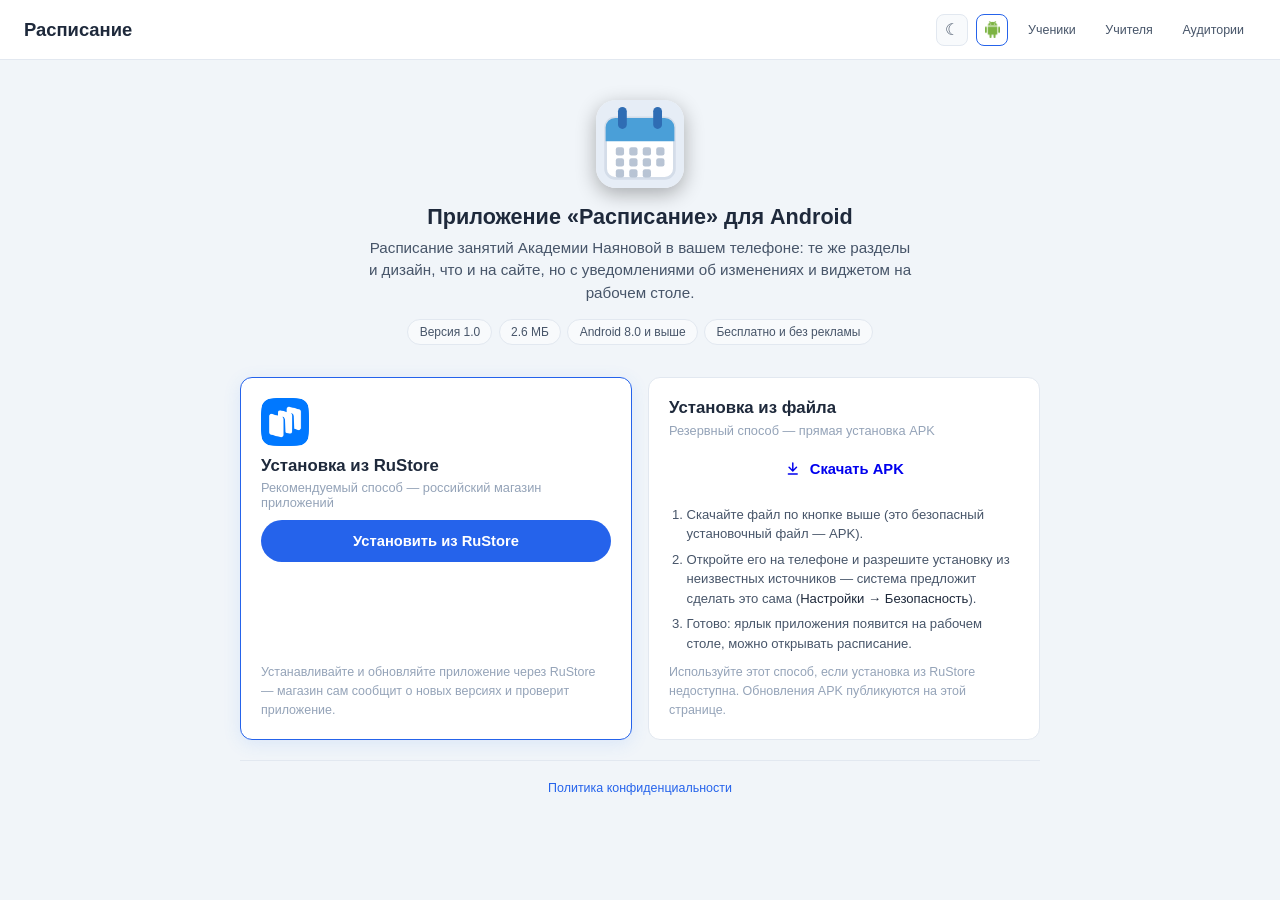
<file: android.html>
<!DOCTYPE html>
<html lang="ru">
<head>
    <meta charset="UTF-8">
    <meta name="viewport" content="width=device-width, initial-scale=1.0">
    <title>Скачать приложение «Расписание» для Android</title>
    <link rel="icon" href="favicon.ico?v=2" type="image/x-icon">
    <link rel="icon" href="favicon.svg?v=2" type="image/svg+xml">
    <link rel="apple-touch-icon" href="apple-touch-icon.png?v=2">
    <link rel="stylesheet" href="style.css?v=23">
</head>
<body>
    <div class="header">
        <h1>Расписание</h1>
        <div class="header-right">
            <button class="theme-btn" id="themeToggle" aria-label="Сменить тему">
                <span class="icon-sun">&#9788;</span>
                <span class="icon-moon">&#9790;</span>
            </button>
            <a href="android.html" class="android-btn active" aria-label="Скачать приложение для Android" title="Скачать приложение для Android">
                <img src="android-icon.png" alt="" width="17" height="17">
            </a>
            <nav class="nav">
                <a href="index.html">Ученики</a>
                <a href="teachers.html">Учителя</a>
                <a href="free.html">Аудитории</a>
            </nav>
        </div>
    </div>

    <main class="app-page">
        <section class="app-hero">
            <img class="app-icon" src="favicon.svg" alt="Иконка приложения «Расписание»" width="96" height="96">
            <h2>Приложение «Расписание» для Android</h2>
            <p class="app-tagline">Расписание занятий Академии Наяновой в вашем телефоне: те же разделы и дизайн, что и на сайте, но с уведомлениями об изменениях и виджетом на рабочем столе.</p>
            <ul class="app-meta">
                <li>Версия 1.0</li>
                <li>2.6 МБ</li>
                <li>Android 8.0 и выше</li>
                <li>Бесплатно и без рекламы</li>
            </ul>
        </section>

        <section class="install-grid">
            <article class="install-card primary">
                <img class="store-logo" src="RuStore_logo.svg.png" alt="RuStore" width="48" height="48">
                <h3>Установка из RuStore</h3>
                <p class="card-note">Рекомендуемый способ — российский магазин приложений</p>
                <a class="btn-download" href="https://www.rustore.ru/catalog/app/ru.nayanovaacademy.schedule" target="_blank" rel="noopener">
                    Установить из RuStore
                </a>
                <p class="card-hint">Устанавливайте и обновляйте приложение через RuStore — магазин сам сообщит о новых версиях и проверит приложение.</p>
            </article>

            <article class="install-card">
                <h3>Установка из файла</h3>
                <p class="card-note">Резервный способ — прямая установка APK</p>
                <a class="btn-download" href="downloads/schedule-1.0.apk" download="schedule-1.0.apk">
                    <svg viewBox="0 0 24 24" aria-hidden="true" fill="currentColor">
                        <path d="M11 4a1 1 0 1 1 2 0v8.6l3.3-3.3a1 1 0 1 1 1.4 1.4l-5 5a1 1 0 0 1-1.4 0l-5-5a1 1 0 1 1 1.4-1.4L11 12.6V4zM5 19a1 1 0 0 1 1-1h12a1 1 0 1 1 0 2H6a1 1 0 0 1-1-1z"/>
                    </svg>
                    Скачать APK
                </a>
                <ol class="install-steps">
                    <li>Скачайте файл по кнопке выше (это безопасный установочный файл — APK).</li>
                    <li>Откройте его на телефоне и разрешите установку из неизвестных источников — система предложит сделать это сама (<em>Настройки → Безопасность</em>).</li>
                    <li>Готово: ярлык приложения появится на рабочем столе, можно открывать расписание.</li>
                </ol>
                <p class="card-hint">Используйте этот способ, если установка из RuStore недоступна. Обновления APK публикуются на этой странице.</p>
            </article>
        </section>

        <div class="page-footer"><a href="privacy.html">Политика конфиденциальности</a></div>
    </main>

    <script src="app.js?v=25"></script>
</body>
</html>
</file>
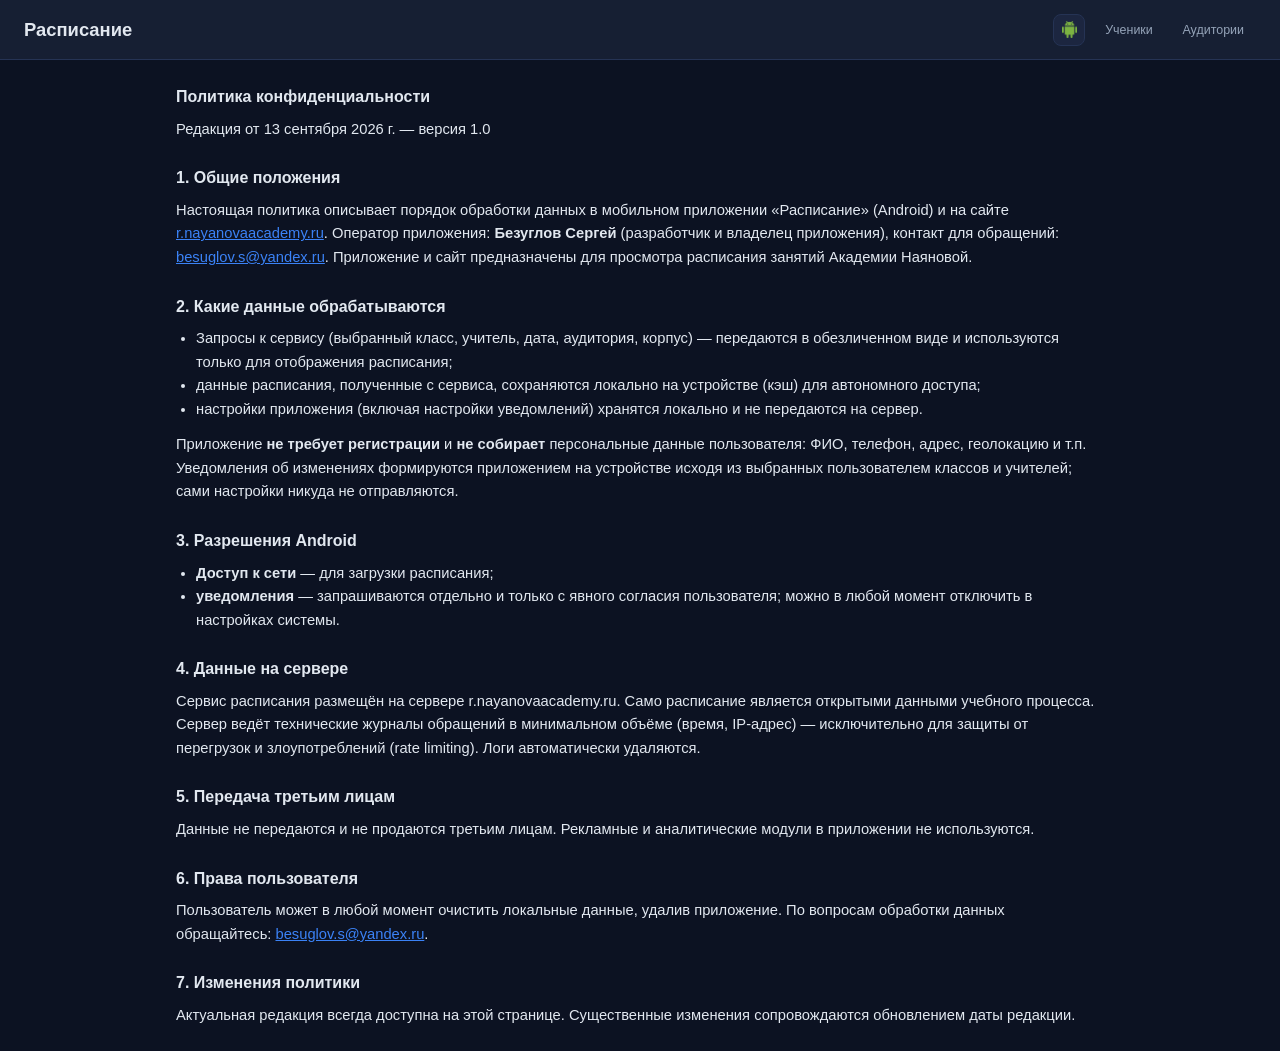
<file: privacy.html>
<!DOCTYPE html>
<html lang="ru">
<head>
    <meta charset="UTF-8">
    <meta name="viewport" content="width=device-width, initial-scale=1.0">
    <title>Политика конфиденциальности — Расписание</title>
    <link rel="icon" href="favicon.ico?v=2" type="image/x-icon">
    <link rel="icon" href="favicon.svg?v=2" type="image/svg+xml">
    <link rel="stylesheet" href="style.css?v=23">
    <style>
        .policy{padding:1rem;max-width:60rem;margin:0 auto;line-height:1.6;font-size:.92rem;color:var(--text)}
        .policy h2{font-size:1rem;margin:1.5rem 0 .5rem}
        .policy h2:first-child{margin-top:.5rem}
        .policy ul{margin:.25rem 0 .75rem 1.25rem}
        .policy p{margin:.5rem 0}
        .policy a{color:var(--accent)}
    </style>
</head>
<body>
    <div class="header">
        <h1>Расписание</h1>
        <div class="header-right">
            <a href="android.html" class="android-btn" aria-label="Скачать приложение для Android" title="Скачать приложение для Android">
                <img src="android-icon.png" alt="" width="17" height="17">
            </a>
            <nav class="nav">
                <a href="index.html">Ученики</a>
                <a href="free.html">Аудитории</a>
            </nav>
        </div>
    </div>

    <div class="policy">
        <h2>Политика конфиденциальности</h2>
        <p>Редакция от 13 сентября 2026 г. — версия 1.0</p>

        <h2>1. Общие положения</h2>
        <p>Настоящая политика описывает порядок обработки данных в мобильном
            приложении «Расписание» (Android) и на сайте
            <a href="https://r.nayanovaacademy.ru/">r.nayanovaacademy.ru</a>.
            Оператор приложения: <strong>Безуглов Сергей</strong> (разработчик и владелец
            приложения), контакт для обращений: <a href="mailto:besuglov.s@yandex.ru">besuglov.s@yandex.ru</a>.
            Приложение и сайт предназначены для просмотра расписания занятий Академии Наяновой.</p>

        <h2>2. Какие данные обрабатываются</h2>
        <ul>
            <li>Запросы к сервису (выбранный класс, учитель, дата, аудитория, корпус) —
                передаются в обезличенном виде и используются только для отображения расписания;</li>
            <li>данные расписания, полученные с сервиса, сохраняются локально на устройстве
                (кэш) для автономного доступа;</li>
            <li>настройки приложения (включая настройки уведомлений) хранятся локально и не
                передаются на сервер.</li>
        </ul>
        <p>Приложение <strong>не требует регистрации</strong> и <strong>не собирает</strong>
            персональные данные пользователя: ФИО, телефон, адрес, геолокацию и т.п.
            Уведомления об изменениях формируются приложением на устройстве исходя из выбранных
            пользователем классов и учителей; сами настройки никуда не отправляются.</p>

        <h2>3. Разрешения Android</h2>
        <ul>
            <li><strong>Доступ к сети</strong> — для загрузки расписания;</li>
            <li><strong>уведомления</strong> — запрашиваются отдельно и только с явного
                согласия пользователя; можно в любой момент отключить в настройках системы.</li>
        </ul>

        <h2>4. Данные на сервере</h2>
        <p>Сервис расписания размещён на сервере r.nayanovaacademy.ru. Само расписание
            является открытыми данными учебного процесса. Сервер ведёт технические журналы
            обращений в минимальном объёме (время, IP-адрес) — исключительно для защиты от
            перегрузок и злоупотреблений (rate limiting). Логи автоматически удаляются.</p>

        <h2>5. Передача третьим лицам</h2>
        <p>Данные не передаются и не продаются третьим лицам. Рекламные и аналитические
            модули в приложении не используются.</p>

        <h2>6. Права пользователя</h2>
        <p>Пользователь может в любой момент очистить локальные данные, удалив приложение.
            По вопросам обработки данных обращайтесь: <a href="mailto:besuglov.s@yandex.ru">besuglov.s@yandex.ru</a>.</p>

        <h2>7. Изменения политики</h2>
        <p>Актуальная редакция всегда доступна на этой странице. Существенные изменения
            сопровождаются обновлением даты редакции.</p>
    </div>
</body>
</html>
</file>
<file: style.css>
/* Mobile-first: расписание Академии Наяновой */

*,*::before,*::after{margin:0;padding:0;box-sizing:border-box}

:root{
  color-scheme:dark;
  --bg:#0c1222;
  --surface:#161f33;
  --surface2:#1c2640;
  --border:#253354;
  --text:#e2e8f0;
  --text2:#94a3b8;
  --text3:#64748b;
  --accent:#3b82f6;
  --accent2:#2563eb;
  --ok:#22c55e;
  --err:#ef4444;
  --radius:.75rem;
}

[data-theme="light"]{
  color-scheme:light;
  --bg:#f1f5f9;
  --surface:#ffffff;
  --surface2:#f8fafc;
  --border:#e2e8f0;
  --text:#1e293b;
  --text2:#475569;
  --text3:#94a3b8;
  --accent:#2563eb;
  --accent2:#1d4ed8;
  --ok:#16a34a;
  --err:#dc2626;
}

/* Светлая тема: подсветка текущего урока (в тёмной — зелёный на тёмном) */
[data-theme="light"] .schedule-table .row-now td{
  background:rgba(22,163,74,.1);
}
[data-theme="light"] .lesson-now{
  background:rgba(22,163,74,.12);
}

body{
  min-height:100dvh;
  font-family:-apple-system,BlinkMacSystemFont,'Segoe UI',Roboto,sans-serif;
  background:var(--bg);
  color:var(--text);
  -webkit-font-smoothing:antialiased;
}

/* ── Header ── */
.header{
  position:sticky;top:0;z-index:10;
  background:var(--surface);
  border-bottom:1px solid var(--border);
  padding:.75rem 1rem;
  display:flex;align-items:center;justify-content:space-between;
  gap:.5rem;
}
.header h1{font-size:1rem;font-weight:700;white-space:nowrap}

.header-right{display:flex;align-items:center;gap:.5rem}

.theme-btn{
  display:flex;align-items:center;justify-content:center;
  width:2rem;height:2rem;
  border:1px solid var(--border);border-radius:.5rem;
  background:var(--surface2);color:var(--text2);
  font-size:1rem;cursor:pointer;
  transition:all .15s;flex-shrink:0;
}
.theme-btn:hover{color:var(--text);border-color:var(--text3)}
.theme-btn .icon-sun,.theme-btn .icon-moon{display:none}
[data-theme="dark"] .theme-btn .icon-sun{display:inline}
[data-theme="light"] .theme-btn .icon-moon{display:inline}
html:not([data-theme]) .theme-btn .icon-sun{display:inline}

.nav{display:flex;gap:.35rem}
.nav a{
  padding:.35rem .75rem;border-radius:2rem;
  text-decoration:none;font-size:.78rem;font-weight:500;
  color:var(--text2);background:transparent;
  transition:all .15s;white-space:nowrap;
}
.nav a:hover{color:var(--text);background:var(--surface2)}
.nav a.active{color:#fff;background:var(--accent)}

/* ── Android-приложение: иконка в шапке ── */
.android-btn{
  display:flex;align-items:center;justify-content:center;
  width:2rem;height:2rem;
  border:1px solid var(--border);border-radius:.5rem;
  background:var(--surface2);color:var(--text2);
  cursor:pointer;text-decoration:none;
  transition:all .15s;flex-shrink:0;
}
.android-btn:hover{color:var(--text);border-color:var(--text3)}
.android-btn img{width:1.05rem;height:1.05rem;object-fit:contain;display:block}
.android-btn.active{border-color:var(--accent);background:var(--surface)}

/* ── Controls ── */
.controls{
  padding:.75rem 1rem;
  display:flex;flex-direction:column;gap:.65rem;
  background:var(--surface);
  border-bottom:1px solid var(--border);
}

.select-wrap{position:relative}
.select-wrap::after{
  content:'';position:absolute;right:.85rem;top:50%;
  transform:translateY(-50%);
  width:0;height:0;
  border-left:5px solid transparent;border-right:5px solid transparent;
  border-top:5px solid var(--text3);
  pointer-events:none;
}
.select-wrap select{
  width:100%;appearance:none;
  padding:.65rem 2.25rem .65rem .85rem;
  border:1px solid var(--border);border-radius:var(--radius);
  background:var(--bg);color:var(--text);
  font-size:.9rem;
}
.select-wrap select:focus{outline:none;border-color:var(--accent)}

/* Date/time inputs (страница «Аудитории») — стилистика как у select */
.input-wrap input{
  width:100%;appearance:none;
  padding:.65rem .85rem;
  border:1px solid var(--border);border-radius:var(--radius);
  background:var(--bg);color:var(--text);
  font-size:.9rem;font-family:inherit;
}
.input-wrap input:focus{outline:none;border-color:var(--accent)}

/* Week selector — dropdown (на телефоне — на всю ширину) */
.week-select-wrap select{
  width:100%;
}

/* Day tabs — horizontal scroll */
.day-tabs{
  display:flex;gap:.35rem;
  overflow-x:auto;
  -webkit-overflow-scrolling:touch;
  scrollbar-width:none;
  padding-bottom:.15rem;
}
.day-tabs::-webkit-scrollbar{display:none}

.day-tab{
  flex:0 0 auto;
  padding:.4rem .75rem;
  border:1px solid var(--border);border-radius:2rem;
  background:transparent;color:var(--text2);
  font-size:.78rem;font-weight:500;
  cursor:pointer;transition:all .15s;
  white-space:nowrap;
  min-height:34px;
}
.day-tab:hover{color:var(--text);border-color:var(--text3)}
.day-tab.active{color:#fff;background:var(--accent);border-color:var(--accent)}

/* ── Content ── */
.content{padding:1rem}

.empty-state{
  text-align:center;padding:2.5rem 1.5rem;
  color:var(--text3);font-size:.9rem;
}

/* ── Date header ── */
.date-header{
  font-size:.85rem;font-weight:600;
  color:var(--text2);margin-bottom:.65rem;
}

/* ── Table: hidden by default ── */
.schedule-table{display:none}

/* ── Lesson cards (mobile) ── */
.lessons{display:flex;flex-direction:column;gap:.5rem}

.lesson{
  background:var(--surface);
  border:1px solid var(--border);
  border-radius:var(--radius);
  padding:.7rem .85rem;
  display:grid;
  grid-template-columns:auto 1fr auto auto;
  grid-template-rows:auto auto;
  gap:0 .65rem;
  align-items:start;
  transition:border-color .2s,box-shadow .2s;
}

.lesson-now{
  border-color:var(--ok);
  box-shadow:0 0 0 1px var(--ok),0 2px 12px rgba(34,197,94,.15);
}
.lesson-now .lesson-num{
  background:var(--ok);border-color:var(--ok);color:#fff;
}

.break-now{
  text-align:center;
  font-size:.75rem;font-weight:600;
  color:var(--ok);
  padding:.2rem 0;
  opacity:.8;
}

.day-done{
  text-align:center;
  font-size:.78rem;font-weight:600;
  color:var(--text3);
  padding:.5rem 0;
  opacity:.7;
}

/* ── История изменений ── */
.history-btn{
  margin:0 auto 1rem;
  display:block;
  cursor:pointer;
}
.history-version{
  margin-bottom:1rem;
  padding:.75rem 1rem;
  border-radius:var(--radius);
  background:var(--surface);
  border:1px solid var(--border);
}
.history-head{
  font-weight:600;
  margin-bottom:.5rem;
}
.history-row{
  font-size:.85rem;
  padding:.2rem 0;
  color:var(--text2);
}

/* Таблица изменений */
.history-scroll{overflow-x:auto}
.history-table{
  width:100%;
  border-collapse:collapse;
  font-size:.8rem;
  border:1px solid var(--border);
  background:var(--surface);
}
.history-table th{
  padding:.5rem .6rem;text-align:left;
  font-size:.68rem;font-weight:600;
  color:var(--text3);text-transform:uppercase;letter-spacing:.04em;
  border-bottom:1px solid var(--border);
  white-space:nowrap;
}
.history-table td{
  padding:.45rem .6rem;
  border-bottom:1px solid var(--border);
  color:var(--text2);
}
.history-table tr:last-child td{border-bottom:none}
.history-table .ht-time{white-space:nowrap}
.history-table .ht-change{text-align:center;min-width:3.4rem}
.history-table .ht-room{white-space:nowrap}
.history-table .ht-first{color:var(--text);font-weight:500}
.ht-when{
  display:block;
  margin-top:.15rem;
  color:var(--text3);
  font-size:.68rem;
  white-space:nowrap;
}
.ch-add{color:var(--ok);font-weight:700;font-size:1rem}
.ch-del{color:var(--err);font-weight:700;font-size:1rem}
.ch-room{color:var(--accent);font-weight:700;font-size:1rem}


.lesson-num{
  grid-row:1/3;
  display:flex;align-items:center;justify-content:center;
  width:2rem;height:2rem;
  border-radius:.5rem;
  background:var(--bg);border:1px solid var(--border);
  font-size:.75rem;font-weight:700;color:var(--text3);
  align-self:center;
}

.lesson-subject{
  font-size:.9rem;font-weight:600;
  line-height:1.3;
  grid-column:2;
}
.lesson-subject .group{
  font-weight:400;font-size:.78rem;
  color:var(--accent);
}

.lesson-meta{
  grid-column:2;
  display:flex;flex-wrap:wrap;gap:.35rem .75rem;
  font-size:.78rem;color:var(--text2);
  margin-top:.15rem;
}

.lesson-room{
  grid-column:3;grid-row:1/3;
  align-self:center;
  display:flex;align-items:center;justify-content:center;
  min-width:2.6rem;min-height:2.6rem;
  max-width:7rem;
  padding:.25rem .5rem;
  border-radius:.5rem;
  background:rgba(59,130,246,.1);
  border:1px solid rgba(59,130,246,.25);
  font-size:.9rem;font-weight:700;
  line-height:1.15;
  color:var(--accent);
  white-space:normal;
  overflow-wrap:anywhere;
  text-align:center;
}
.lesson-room.room-long{
  font-size:.72rem;font-weight:600;
}
/* Аудитория изменена администратором (корректировка поверх импорта) */
.lesson-room.room-corrected{
  background:rgba(245,158,11,.12);
  border-color:rgba(245,158,11,.35);
  color:var(--warn,#f59e0b);
}

.lesson-time{
  grid-column:4;grid-row:1/3;
  align-self:center;
  font-size:.75rem;font-weight:500;
  color:var(--text3);
  white-space:nowrap;
  text-align:right;
}

/* ── Desktop: wider cards ── */
@media(min-width:640px){
  .header{padding:.85rem 1.5rem}
  .header h1{font-size:1.15rem}
  .controls{padding:.85rem 1.5rem;flex-direction:row;align-items:center;gap:1rem}
  .select-wrap{min-width:200px;flex:0 0 auto}
  .time-select-wrap{min-width:8.5rem}
  .input-wrap{min-width:9.5rem;flex:0 0 auto}
  .week-select-wrap select{width:auto;min-width:11rem}
  .content{padding:1rem 1.5rem}

  .lesson{
    grid-template-columns:2.5rem 1fr auto auto;
    padding:.75rem 1rem;
  }
  .lesson-num{width:2.25rem;height:2.25rem;font-size:.8rem}
  .lesson-subject{font-size:.95rem}
  .lesson-room{min-width:3rem;min-height:3rem;max-width:8rem;font-size:1rem}
  .lesson-room.room-long{font-size:.8rem}
}

/* ── Desktop: table layout ── */
@media(min-width:900px){
  .lessons{display:none}

  .schedule-table{
    display:table;
    width:100%;border-collapse:collapse;
    background:var(--surface);
    border-radius:var(--radius);
    overflow:hidden;
    box-shadow:0 2px 12px rgba(0,0,0,.15);
  }
  .schedule-table th{
    padding:.65rem 1rem;text-align:left;
    font-size:.7rem;font-weight:600;
    color:var(--text3);text-transform:uppercase;letter-spacing:.04em;
    background:var(--surface);border-bottom:1px solid var(--border);
  }
  .schedule-table td{
    padding:.6rem 1rem;font-size:.85rem;
    border-bottom:1px solid var(--border);
    background:var(--surface);
  }
  .schedule-table tr:last-child td{border-bottom:none}
  .schedule-table tr:hover td{background:var(--surface2)}

  .schedule-table .row-now td{
    background:rgba(34,197,94,.08);
    border-left:3px solid var(--ok);
  }
  .schedule-table .row-break td{
    background:transparent;border:none;padding:0;
  }
  .schedule-table .row-done td{
    background:transparent;border:none;padding:0;
  }

  .schedule-table .col-num{color:var(--text3);width:40px;text-align:center}
  .schedule-table .col-time{color:var(--text2);white-space:nowrap;width:110px}
  .schedule-table .col-subject{font-weight:500}
  .schedule-table .col-extra{color:var(--text2)}
  .schedule-table .col-room{color:var(--text3);width:80px}
  .col-room.room-corrected{color:var(--warn,#f59e0b);font-weight:700}
  .schedule-table .group{color:var(--accent);font-size:.78rem}
}

/* ── Свободные аудитории: сетка плиток ── */
.free-summary{
  font-size:.85rem;
  color:var(--text2);
  margin-bottom:.65rem;
}
.free-summary b{color:var(--ok)}

.free-grid{
  display:grid;
  grid-template-columns:repeat(auto-fill,minmax(5.5rem,1fr));
  gap:.5rem;
}

.room-tile{
  display:flex;align-items:center;justify-content:center;
  min-height:3.4rem;
  padding:.4rem .3rem;
  border-radius:.6rem;
  border:1px solid var(--border);
  background:var(--surface);
  font-size:.85rem;font-weight:600;
  line-height:1.15;text-align:center;
  overflow-wrap:anywhere;
  cursor:default;
}
.room-tile.room-long{font-size:.7rem;font-weight:500}

.room-free{
  color:var(--ok);
  border-color:rgba(34,197,94,.45);
  background:rgba(34,197,94,.08);
}
.room-busy{
  color:var(--text3);
  background:var(--surface2);
  opacity:.85;
  flex-direction:column;
  justify-content:center;
  gap:.15rem;
  cursor:pointer;
}
.room-busy:hover{border-color:var(--accent)}
.room-tile[data-idx]{cursor:pointer}

.rt-name{
  font-weight:700;
  font-size:.85rem;
  color:var(--text2);
}
.rt-subject{
  font-size:.66rem;font-weight:500;
  color:var(--text2);
  line-height:1.2;
}
.rt-teacher{
  font-size:.66rem;
  color:var(--text3);
}
.rt-class{
  font-size:.66rem;font-weight:600;
  color:var(--accent);
}

/* ── Модальное окно с деталями урока ── */
.modal-overlay{
  position:fixed;inset:0;z-index:20;
  background:rgba(4,8,18,.55);
  display:flex;align-items:center;justify-content:center;
  padding:1rem;
}
.modal-overlay[hidden]{display:none}

.modal{
  position:relative;
  width:100%;max-width:20rem;
  background:var(--surface);
  border:1px solid var(--border);
  border-radius:var(--radius);
  padding:1rem 1.1rem;
  box-shadow:0 8px 30px rgba(0,0,0,.35);
}
.modal-close{
  position:absolute;top:.4rem;right:.4rem;
  width:1.8rem;height:1.8rem;
  border:1px solid var(--border);border-radius:.5rem;
  background:var(--surface2);color:var(--text2);
  font-size:1rem;line-height:1;
  cursor:pointer;transition:all .15s;
}
.modal-close:hover{color:var(--text);border-color:var(--text3)}

.modal-title{
  font-weight:700;font-size:1rem;
  margin-bottom:.15rem;
}
.modal-sub{
  font-size:.75rem;color:var(--text2);
  margin-bottom:.6rem;
}
.modal-list{display:grid}
.m-row{
  display:flex;justify-content:space-between;gap:.6rem;
  padding:.3rem 0;
  border-bottom:1px dashed var(--border);
  font-size:.85rem;
}
.m-row:last-child{border-bottom:none}
.m-k{color:var(--text3);white-space:nowrap}
.m-v{
  color:var(--text);font-weight:500;
  text-align:right;overflow-wrap:anywhere;
}

/* ── Last import indicator ── */
.last-import{
  text-align:center;
  padding:.5rem 1rem;
  color:var(--text3);
  font-size:.8rem;
}

/* -- Footer -- */
.page-footer{padding:1.25rem 1rem;text-align:center;font-size:.78rem;color:var(--text3);border-top:1px solid var(--border)}
.page-footer a{
  color:var(--accent);
  text-decoration:none;
  border-bottom:1px solid transparent;
  transition:color .15s,border-color .15s;
}
.page-footer a:hover{color:var(--accent2);border-bottom-color:var(--accent2)}
.page-footer a:focus-visible{outline:2px solid var(--accent);outline-offset:2px;border-radius:2px}

/* ── Лендинг Android-приложения (android.html) ── */
.app-page{max-width:52rem;margin:0 auto;padding:1rem 1rem 0}

.app-hero{text-align:center;padding:1.5rem .5rem .25rem}
.app-icon{
  width:5.5rem;height:5.5rem;
  border-radius:1.25rem;
  box-shadow:0 6px 20px rgba(0,0,0,.3);
}
.app-hero h2{font-size:1.35rem;font-weight:700;margin:.75rem 0 .4rem}
.app-tagline{color:var(--text2);font-size:.95rem;line-height:1.5;max-width:34rem;margin:0 auto .9rem}
.app-meta{display:flex;flex-wrap:wrap;justify-content:center;gap:.4rem;list-style:none;padding:0}
.app-meta li{
  background:var(--surface2);border:1px solid var(--border);border-radius:2rem;
  padding:.3rem .7rem;font-size:.75rem;color:var(--text2);white-space:nowrap;
}

.install-grid{display:grid;gap:1rem;padding:1.25rem 0;margin-top:.5rem}
@media(min-width:860px){
  .install-grid{grid-template-columns:1fr 1fr;align-items:stretch}
}
.install-card{
  background:var(--surface);border:1px solid var(--border);border-radius:var(--radius);
  padding:1.25rem;display:flex;flex-direction:column;gap:.6rem;
}
.install-card h3{font-size:1.05rem;font-weight:700}
.install-card .card-note{color:var(--text3);font-size:.8rem;margin-top:-.3rem}
.install-card .card-hint{color:var(--text3);font-size:.78rem;line-height:1.5;margin-top:auto}
.install-card.primary{border-color:var(--accent);box-shadow:0 4px 18px rgba(59,130,246,.12)}

.btn-download{
  display:inline-flex;align-items:center;justify-content:center;gap:.5rem;
  text-decoration:none;cursor:pointer;
  padding:.75rem 1.1rem;border-radius:2rem;border:1px solid transparent;
  font-size:.92rem;font-weight:600;font-family:inherit;
  transition:all .15s;white-space:nowrap;
}
.btn-download svg{width:1.1rem;height:1.1rem;flex-shrink:0}
.install-card.primary .btn-download{background:var(--accent);color:#fff}
.install-card.primary .btn-download:hover{background:var(--accent2)}

.store-logo{width:3rem;height:3rem;border-radius:.75rem;object-fit:cover}

.install-steps{margin:.25rem 0 0 1.1rem;display:flex;flex-direction:column;gap:.35rem;font-size:.82rem;line-height:1.5;color:var(--text2)}
.install-steps em{font-style:normal;color:var(--text)}

/* ── Узкие экраны: шапка с Android-иконкой ── */
@media(max-width:380px){
  .header{padding:.6rem .6rem;gap:.35rem}
  .header h1{font-size:.92rem}
  .nav{gap:.2rem}
  .nav a{padding:.35rem .5rem;font-size:.72rem}
  .theme-btn,.android-btn{width:1.85rem;height:1.85rem}
}
</file>
